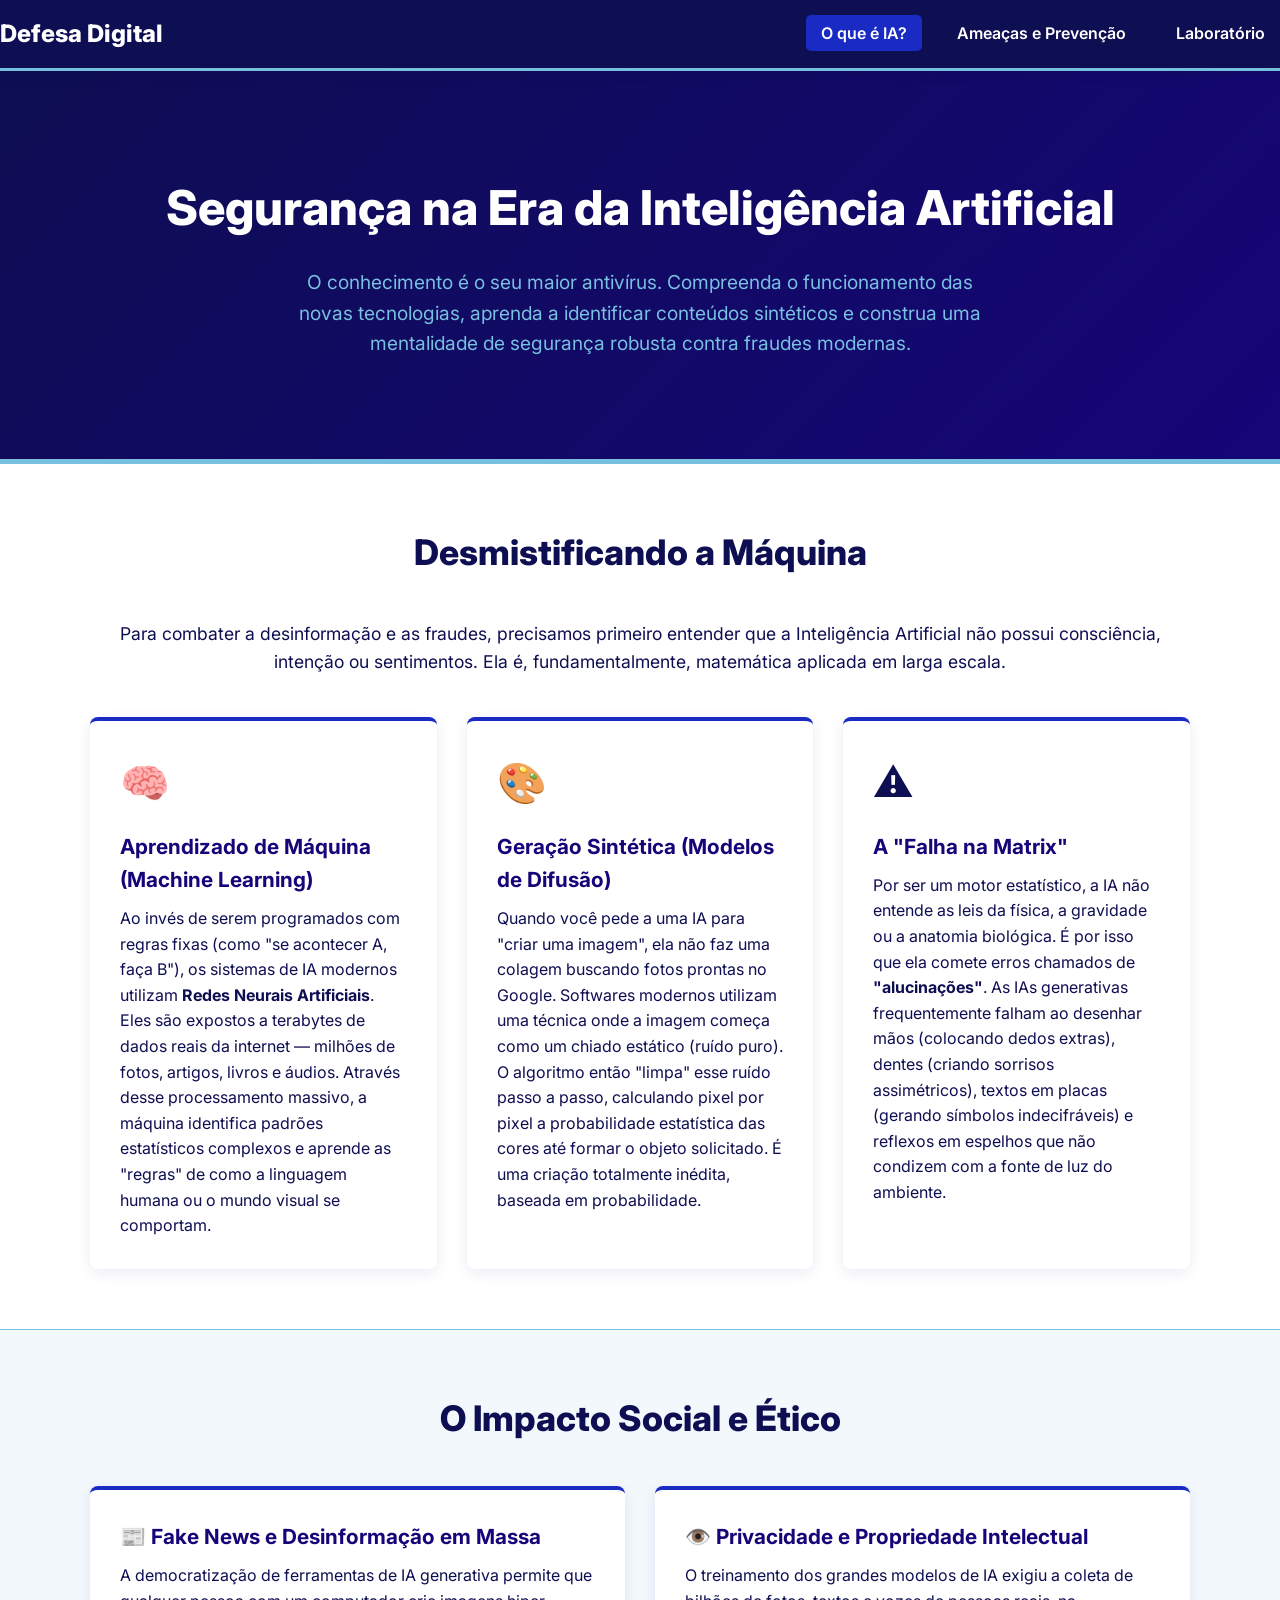
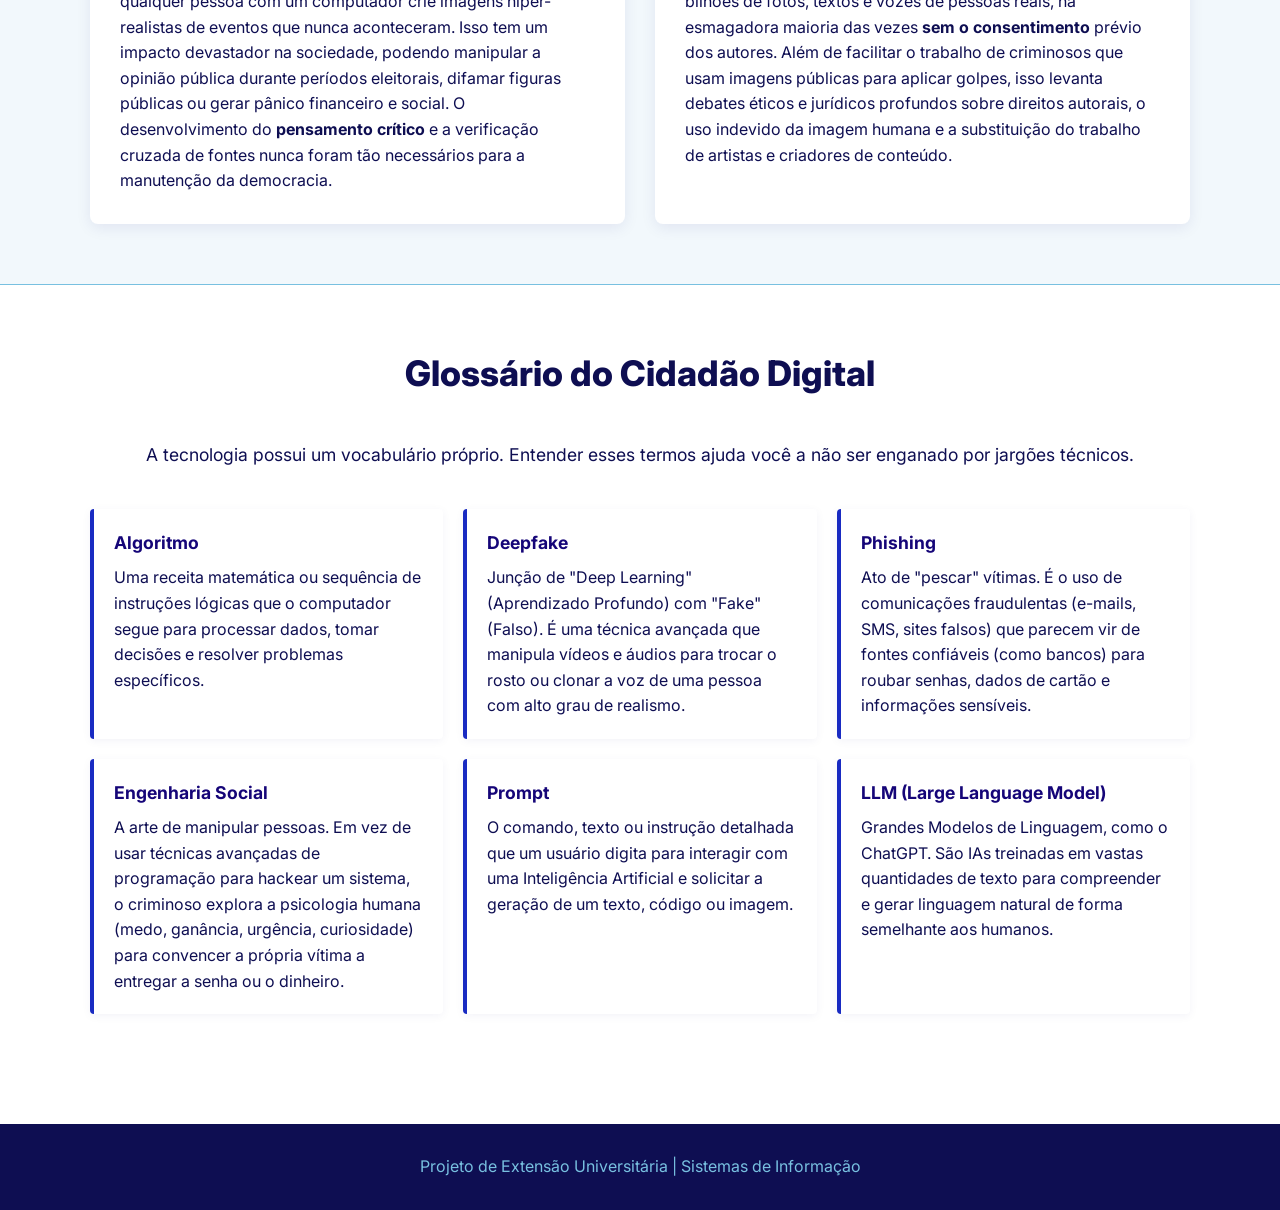
<file: index.html>
<!DOCTYPE html>
<html lang="pt-BR">
<head>
    <meta charset="UTF-8">
    <meta name="viewport" content="width=device-width, initial-scale=1.0">
    <title>Início | Defesa Digital</title>
    <link href="https://fonts.googleapis.com/css2?family=Inter:wght@400;600;800&display=swap" rel="stylesheet">
    <link rel="stylesheet" href="style.css">
</head>
<body>

    <nav>
        <div class="nav-container">
            <div class="logo">Defesa Digital</div>
            <ul class="nav-links">
                <li><a href="index.html" class="active">O que é IA?</a></li>
                <li><a href="ameacas.html">Ameaças e Prevenção</a></li>
                <li><a href="quiz.html">Laboratório</a></li>
            </ul>
        </div>
    </nav>

    <header class="hero">
        <div class="container">
            <h1>Segurança na Era da Inteligência Artificial</h1>
            <p>O conhecimento é o seu maior antivírus. Compreenda o funcionamento das novas tecnologias, aprenda a identificar conteúdos sintéticos e construa uma mentalidade de segurança robusta contra fraudes modernas.</p>
        </div>
    </header>

    <main>
        
        <section class="secao">
            <div class="container">
                <h2 class="titulo-secao">Desmistificando a Máquina</h2>
                <p class="subtitulo">Para combater a desinformação e as fraudes, precisamos primeiro entender que a Inteligência Artificial não possui consciência, intenção ou sentimentos. Ela é, fundamentalmente, matemática aplicada em larga escala.</p>
                
                <div class="grid-3">
                    <div class="card">
                        <div class="icone">🧠</div>
                        <h3>Aprendizado de Máquina (Machine Learning)</h3>
                        <p>Ao invés de serem programados com regras fixas (como "se acontecer A, faça B"), os sistemas de IA modernos utilizam <strong>Redes Neurais Artificiais</strong>. Eles são expostos a terabytes de dados reais da internet — milhões de fotos, artigos, livros e áudios. Através desse processamento massivo, a máquina identifica padrões estatísticos complexos e aprende as "regras" de como a linguagem humana ou o mundo visual se comportam.</p>
                    </div>
                    <div class="card">
                        <div class="icone">🎨</div>
                        <h3>Geração Sintética (Modelos de Difusão)</h3>
                        <p>Quando você pede a uma IA para "criar uma imagem", ela não faz uma colagem buscando fotos prontas no Google. Softwares modernos utilizam uma técnica onde a imagem começa como um chiado estático (ruído puro). O algoritmo então "limpa" esse ruído passo a passo, calculando pixel por pixel a probabilidade estatística das cores até formar o objeto solicitado. É uma criação totalmente inédita, baseada em probabilidade.</p>
                    </div>
                    <div class="card">
                        <div class="icone">⚠️</div>
                        <h3>A "Falha na Matrix"</h3>
                        <p>Por ser um motor estatístico, a IA não entende as leis da física, a gravidade ou a anatomia biológica. É por isso que ela comete erros chamados de <strong>"alucinações"</strong>. As IAs generativas frequentemente falham ao desenhar mãos (colocando dedos extras), dentes (criando sorrisos assimétricos), textos em placas (gerando símbolos indecifráveis) e reflexos em espelhos que não condizem com a fonte de luz do ambiente.</p>
                    </div>
                </div>
            </div>
        </section>

        
        <section class="secao bg-suave">
            <div class="container">
                <h2 class="titulo-secao">O Impacto Social e Ético</h2>
                <div class="grid-2">
                    <div class="card">
                        <h3>📰 Fake News e Desinformação em Massa</h3>
                        <p>A democratização de ferramentas de IA generativa permite que qualquer pessoa com um computador crie imagens hiper-realistas de eventos que nunca aconteceram. Isso tem um impacto devastador na sociedade, podendo manipular a opinião pública durante períodos eleitorais, difamar figuras públicas ou gerar pânico financeiro e social. O desenvolvimento do <strong>pensamento crítico</strong> e a verificação cruzada de fontes nunca foram tão necessários para a manutenção da democracia.</p>
                    </div>
                    <div class="card">
                        <h3>👁️ Privacidade e Propriedade Intelectual</h3>
                        <p>O treinamento dos grandes modelos de IA exigiu a coleta de bilhões de fotos, textos e vozes de pessoas reais, na esmagadora maioria das vezes <strong>sem o consentimento</strong> prévio dos autores. Além de facilitar o trabalho de criminosos que usam imagens públicas para aplicar golpes, isso levanta debates éticos e jurídicos profundos sobre direitos autorais, o uso indevido da imagem humana e a substituição do trabalho de artistas e criadores de conteúdo.</p>
                    </div>
                </div>
            </div>
        </section>

        
        <section class="secao">
            <div class="container">
                <h2 class="titulo-secao">Glossário do Cidadão Digital</h2>
                <p class="subtitulo">A tecnologia possui um vocabulário próprio. Entender esses termos ajuda você a não ser enganado por jargões técnicos.</p>
                <div class="glossario-grid">
                    <div class="glossario-item">
                        <h4>Algoritmo</h4>
                        <p>Uma receita matemática ou sequência de instruções lógicas que o computador segue para processar dados, tomar decisões e resolver problemas específicos.</p>
                    </div>
                    <div class="glossario-item">
                        <h4>Deepfake</h4>
                        <p>Junção de "Deep Learning" (Aprendizado Profundo) com "Fake" (Falso). É uma técnica avançada que manipula vídeos e áudios para trocar o rosto ou clonar a voz de uma pessoa com alto grau de realismo.</p>
                    </div>
                    <div class="glossario-item">
                        <h4>Phishing</h4>
                        <p>Ato de "pescar" vítimas. É o uso de comunicações fraudulentas (e-mails, SMS, sites falsos) que parecem vir de fontes confiáveis (como bancos) para roubar senhas, dados de cartão e informações sensíveis.</p>
                    </div>
                    <div class="glossario-item">
                        <h4>Engenharia Social</h4>
                        <p>A arte de manipular pessoas. Em vez de usar técnicas avançadas de programação para hackear um sistema, o criminoso explora a psicologia humana (medo, ganância, urgência, curiosidade) para convencer a própria vítima a entregar a senha ou o dinheiro.</p>
                    </div>
                    <div class="glossario-item">
                        <h4>Prompt</h4>
                        <p>O comando, texto ou instrução detalhada que um usuário digita para interagir com uma Inteligência Artificial e solicitar a geração de um texto, código ou imagem.</p>
                    </div>
                    <div class="glossario-item">
                        <h4>LLM (Large Language Model)</h4>
                        <p>Grandes Modelos de Linguagem, como o ChatGPT. São IAs treinadas em vastas quantidades de texto para compreender e gerar linguagem natural de forma semelhante aos humanos.</p>
                    </div>
                </div>
            </div>
        </section>
    </main>

    <footer>
        <p>Projeto de Extensão Universitária | Sistemas de Informação</p>
    </footer>
</body>
</html>
</file>
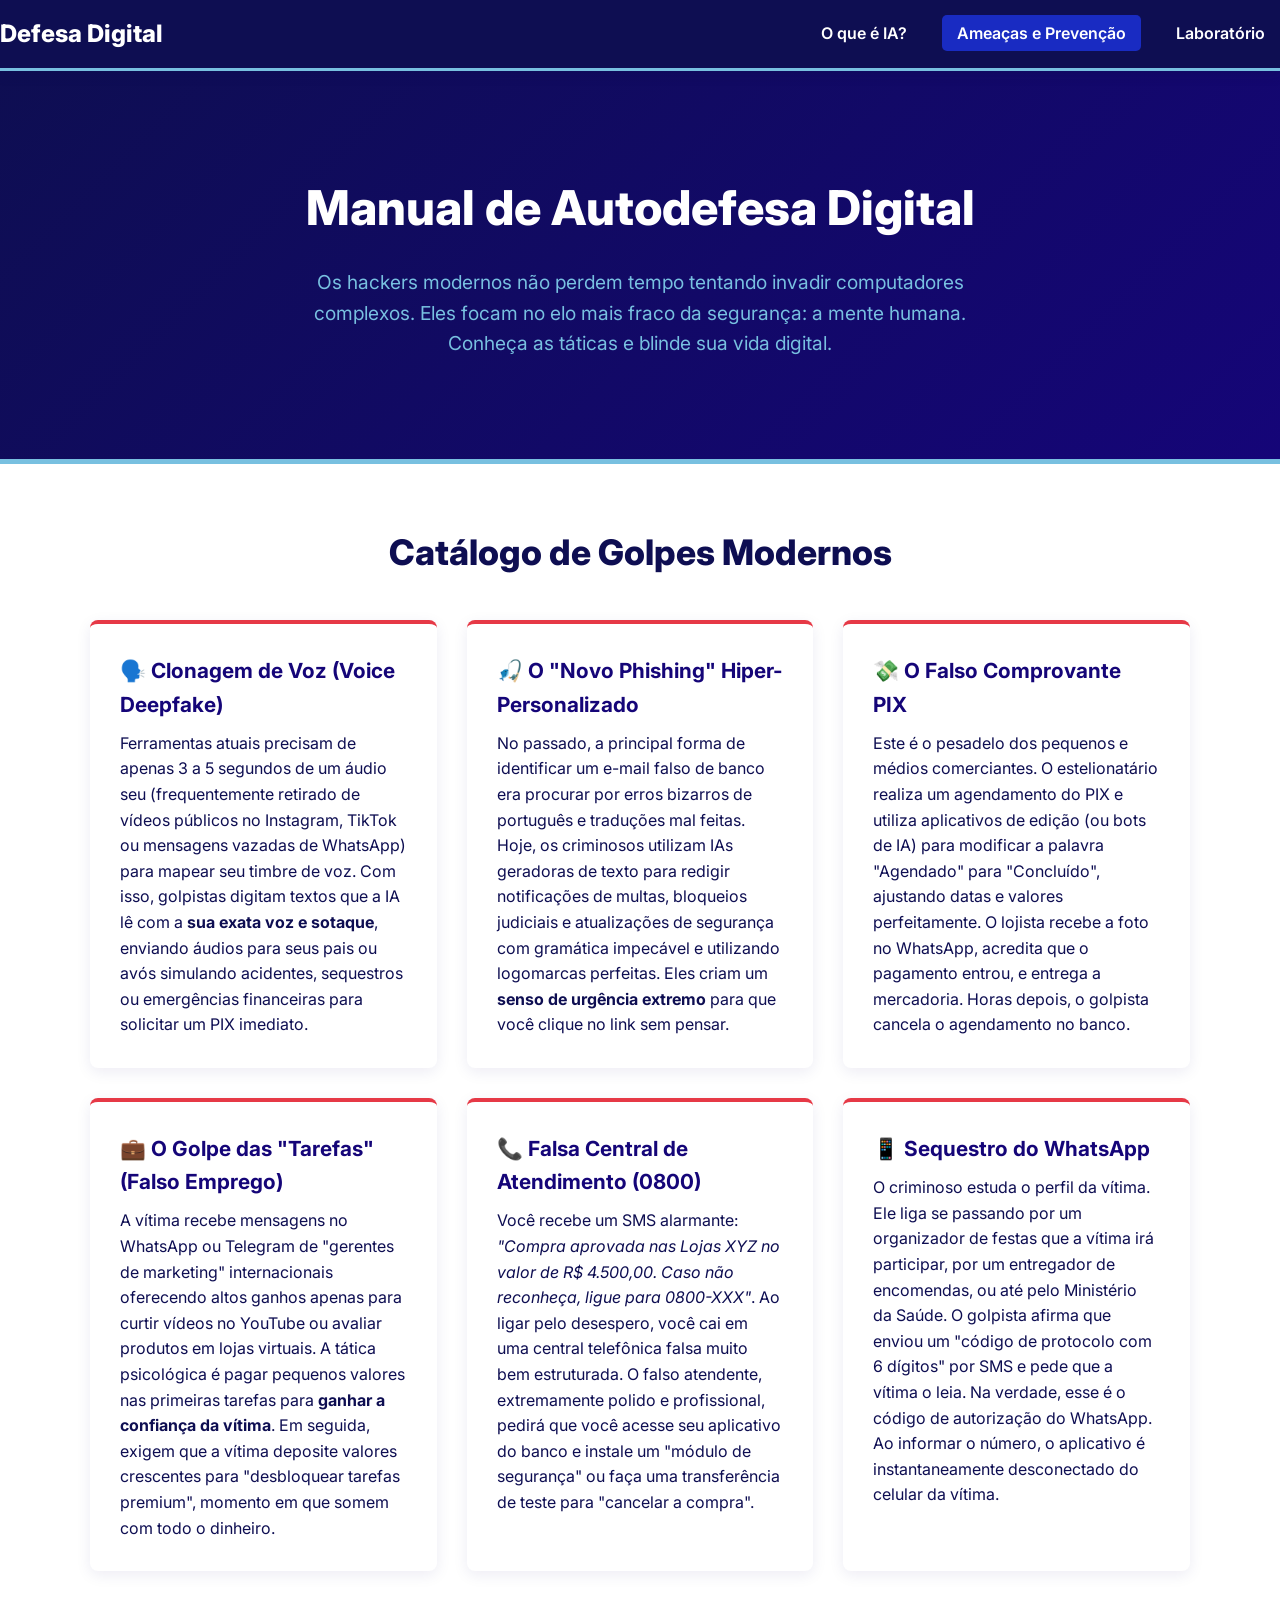
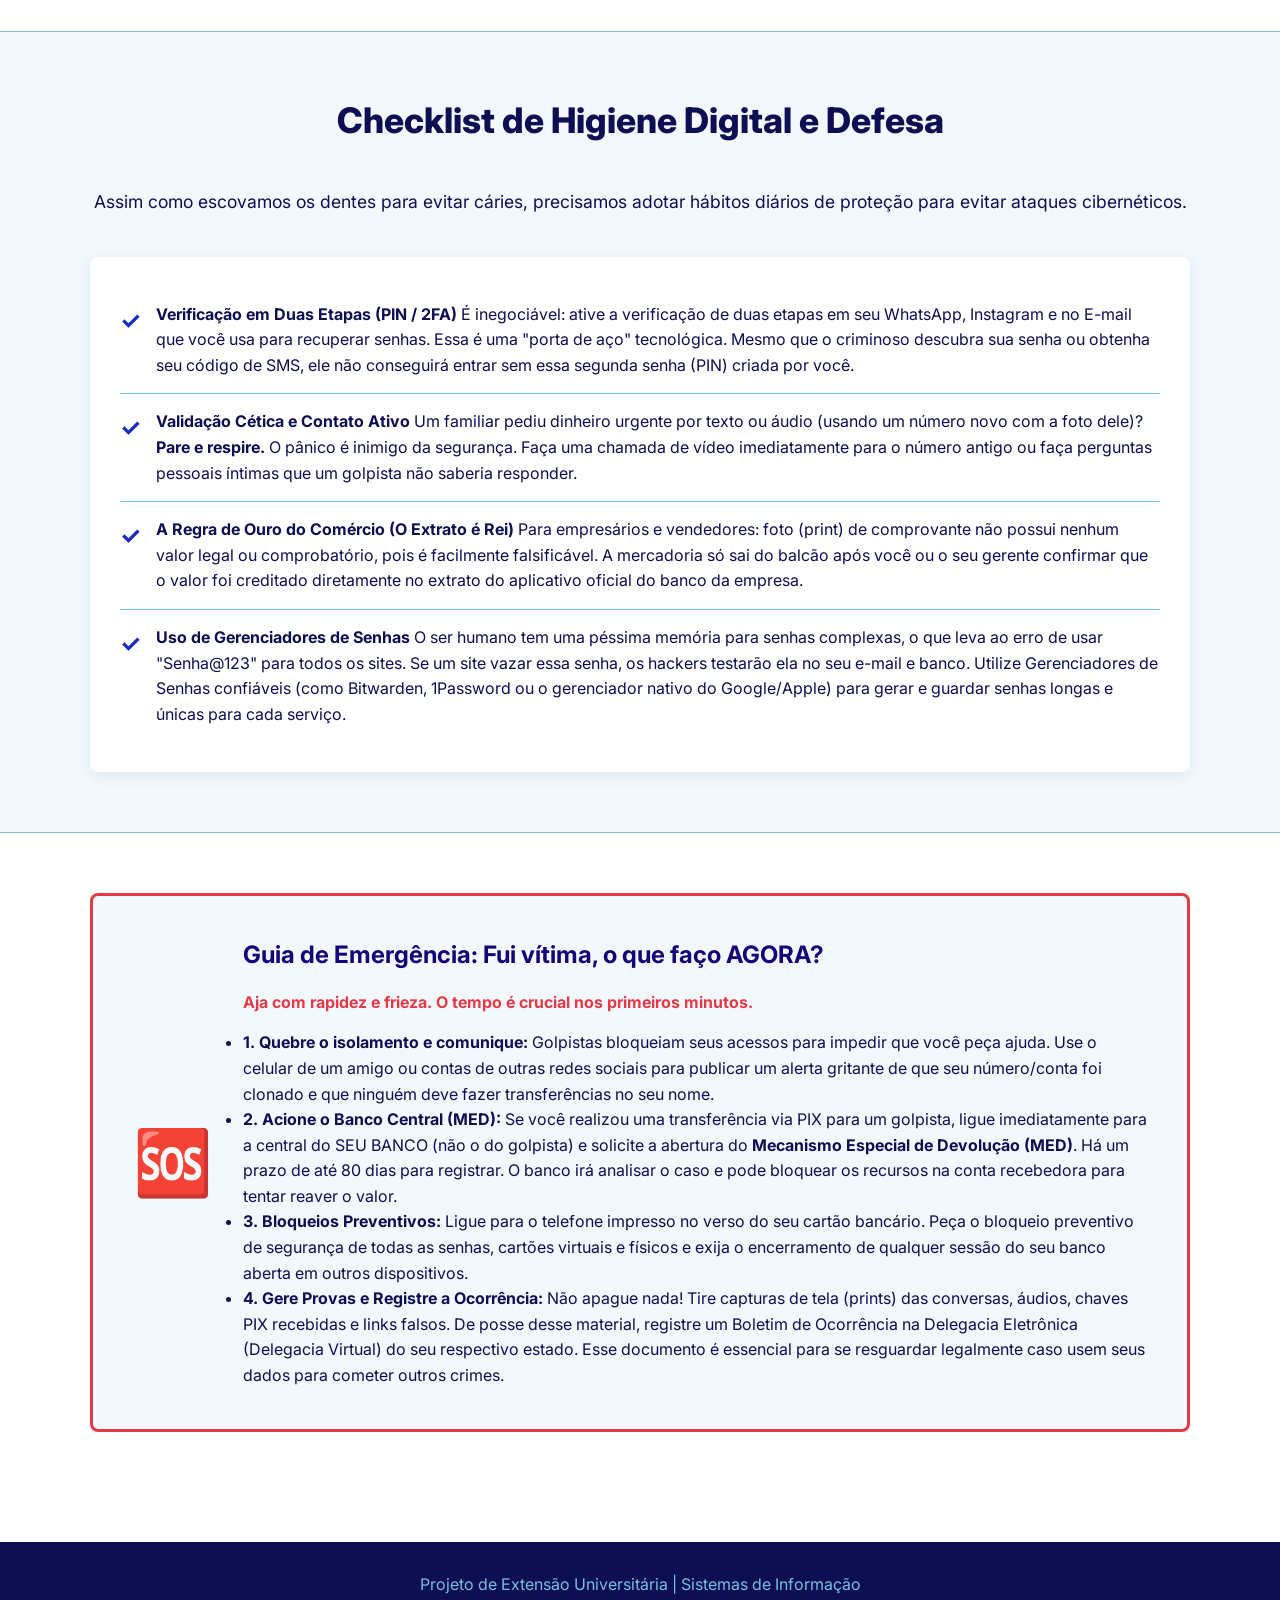
<file: ameacas.html>
<!DOCTYPE html>
<html lang="pt-BR">
<head>
    <meta charset="UTF-8">
    <meta name="viewport" content="width=device-width, initial-scale=1.0">
    <title>Ameaças e Prevenção | Defesa Digital</title>
    <link href="https://fonts.googleapis.com/css2?family=Inter:wght@400;600;800&display=swap" rel="stylesheet">
    <link rel="stylesheet" href="style.css">
</head>
<body>

    <nav>
        <div class="nav-container">
            <div class="logo">Defesa Digital</div>
            <ul class="nav-links">
                <li><a href="index.html">O que é IA?</a></li>
                <li><a href="ameacas.html" class="active">Ameaças e Prevenção</a></li>
                <li><a href="quiz.html">Laboratório</a></li>
            </ul>
        </div>
    </nav>

    <header class="hero">
        <div class="container">
            <h1>Manual de Autodefesa Digital</h1>
            <p>Os hackers modernos não perdem tempo tentando invadir computadores complexos. Eles focam no elo mais fraco da segurança: a mente humana. Conheça as táticas e blinde sua vida digital.</p>
        </div>
    </header>

    <main>
        
        <section class="secao">
            <div class="container">
                <h2 class="titulo-secao">Catálogo de Golpes Modernos</h2>
                <div class="grid-3">
                    <div class="card card-alerta">
                        <h3>🗣️ Clonagem de Voz (Voice Deepfake)</h3>
                        <p>Ferramentas atuais precisam de apenas 3 a 5 segundos de um áudio seu (frequentemente retirado de vídeos públicos no Instagram, TikTok ou mensagens vazadas de WhatsApp) para mapear seu timbre de voz. Com isso, golpistas digitam textos que a IA lê com a <strong>sua exata voz e sotaque</strong>, enviando áudios para seus pais ou avós simulando acidentes, sequestros ou emergências financeiras para solicitar um PIX imediato.</p>
                    </div>
                    <div class="card card-alerta">
                        <h3>🎣 O "Novo Phishing" Hiper-Personalizado</h3>
                        <p>No passado, a principal forma de identificar um e-mail falso de banco era procurar por erros bizarros de português e traduções mal feitas. Hoje, os criminosos utilizam IAs geradoras de texto para redigir notificações de multas, bloqueios judiciais e atualizações de segurança com gramática impecável e utilizando logomarcas perfeitas. Eles criam um <strong>senso de urgência extremo</strong> para que você clique no link sem pensar.</p>
                    </div>
                    <div class="card card-alerta">
                        <h3>💸 O Falso Comprovante PIX</h3>
                        <p>Este é o pesadelo dos pequenos e médios comerciantes. O estelionatário realiza um agendamento do PIX e utiliza aplicativos de edição (ou bots de IA) para modificar a palavra "Agendado" para "Concluído", ajustando datas e valores perfeitamente. O lojista recebe a foto no WhatsApp, acredita que o pagamento entrou, e entrega a mercadoria. Horas depois, o golpista cancela o agendamento no banco.</p>
                    </div>
                    <div class="card card-alerta">
                        <h3>💼 O Golpe das "Tarefas" (Falso Emprego)</h3>
                        <p>A vítima recebe mensagens no WhatsApp ou Telegram de "gerentes de marketing" internacionais oferecendo altos ganhos apenas para curtir vídeos no YouTube ou avaliar produtos em lojas virtuais. A tática psicológica é pagar pequenos valores nas primeiras tarefas para <strong>ganhar a confiança da vítima</strong>. Em seguida, exigem que a vítima deposite valores crescentes para "desbloquear tarefas premium", momento em que somem com todo o dinheiro.</p>
                    </div>
                    <div class="card card-alerta">
                        <h3>📞 Falsa Central de Atendimento (0800)</h3>
                        <p>Você recebe um SMS alarmante: <em>"Compra aprovada nas Lojas XYZ no valor de R$ 4.500,00. Caso não reconheça, ligue para 0800-XXX"</em>. Ao ligar pelo desespero, você cai em uma central telefônica falsa muito bem estruturada. O falso atendente, extremamente polido e profissional, pedirá que você acesse seu aplicativo do banco e instale um "módulo de segurança" ou faça uma transferência de teste para "cancelar a compra".</p>
                    </div>
                    <div class="card card-alerta">
                        <h3>📱 Sequestro do WhatsApp</h3>
                        <p>O criminoso estuda o perfil da vítima. Ele liga se passando por um organizador de festas que a vítima irá participar, por um entregador de encomendas, ou até pelo Ministério da Saúde. O golpista afirma que enviou um "código de protocolo com 6 dígitos" por SMS e pede que a vítima o leia. Na verdade, esse é o código de autorização do WhatsApp. Ao informar o número, o aplicativo é instantaneamente desconectado do celular da vítima.</p>
                    </div>
                </div>
            </div>
        </section>

        
        <section class="secao bg-suave">
            <div class="container">
                <h2 class="titulo-secao">Checklist de Higiene Digital e Defesa</h2>
                <p class="subtitulo">Assim como escovamos os dentes para evitar cáries, precisamos adotar hábitos diários de proteção para evitar ataques cibernéticos.</p>
                <div class="checklist-box">
                    <ul class="checklist-lista">
                        <li>
                            <div class="checklist-icone">✓</div>
                            <div class="checklist-texto">
                                <strong>Verificação em Duas Etapas (PIN / 2FA)</strong>
                                É inegociável: ative a verificação de duas etapas em seu WhatsApp, Instagram e no E-mail que você usa para recuperar senhas. Essa é uma "porta de aço" tecnológica. Mesmo que o criminoso descubra sua senha ou obtenha seu código de SMS, ele não conseguirá entrar sem essa segunda senha (PIN) criada por você.
                            </div>
                        </li>
                        <li>
                            <div class="checklist-icone">✓</div>
                            <div class="checklist-texto">
                                <strong>Validação Cética e Contato Ativo</strong>
                                Um familiar pediu dinheiro urgente por texto ou áudio (usando um número novo com a foto dele)? <strong>Pare e respire.</strong> O pânico é inimigo da segurança. Faça uma chamada de vídeo imediatamente para o número antigo ou faça perguntas pessoais íntimas que um golpista não saberia responder.
                            </div>
                        </li>
                        <li>
                            <div class="checklist-icone">✓</div>
                            <div class="checklist-texto">
                                <strong>A Regra de Ouro do Comércio (O Extrato é Rei)</strong>
                                Para empresários e vendedores: foto (print) de comprovante não possui nenhum valor legal ou comprobatório, pois é facilmente falsificável. A mercadoria só sai do balcão após você ou o seu gerente confirmar que o valor foi creditado diretamente no extrato do aplicativo oficial do banco da empresa.
                            </div>
                        </li>
                        <li>
                            <div class="checklist-icone">✓</div>
                            <div class="checklist-texto">
                                <strong>Uso de Gerenciadores de Senhas</strong>
                                O ser humano tem uma péssima memória para senhas complexas, o que leva ao erro de usar "Senha@123" para todos os sites. Se um site vazar essa senha, os hackers testarão ela no seu e-mail e banco. Utilize Gerenciadores de Senhas confiáveis (como Bitwarden, 1Password ou o gerenciador nativo do Google/Apple) para gerar e guardar senhas longas e únicas para cada serviço.
                            </div>
                        </li>
                    </ul>
                </div>
            </div>
        </section>

        
        <section class="secao">
            <div class="container">
                <div class="sos-box">
                    <div class="sos-icone">🆘</div>
                    <div class="sos-texto">
                        <h3>Guia de Emergência: Fui vítima, o que faço AGORA?</h3>
                        <p style="margin-bottom: 15px; font-weight: bold; color: var(--cor-alerta);">Aja com rapidez e frieza. O tempo é crucial nos primeiros minutos.</p>
                        <ul>
                            <li><strong>1. Quebre o isolamento e comunique:</strong> Golpistas bloqueiam seus acessos para impedir que você peça ajuda. Use o celular de um amigo ou contas de outras redes sociais para publicar um alerta gritante de que seu número/conta foi clonado e que ninguém deve fazer transferências no seu nome.</li>
                            <li><strong>2. Acione o Banco Central (MED):</strong> Se você realizou uma transferência via PIX para um golpista, ligue imediatamente para a central do SEU BANCO (não o do golpista) e solicite a abertura do <strong>Mecanismo Especial de Devolução (MED)</strong>. Há um prazo de até 80 dias para registrar. O banco irá analisar o caso e pode bloquear os recursos na conta recebedora para tentar reaver o valor.</li>
                            <li><strong>3. Bloqueios Preventivos:</strong> Ligue para o telefone impresso no verso do seu cartão bancário. Peça o bloqueio preventivo de segurança de todas as senhas, cartões virtuais e físicos e exija o encerramento de qualquer sessão do seu banco aberta em outros dispositivos.</li>
                            <li><strong>4. Gere Provas e Registre a Ocorrência:</strong> Não apague nada! Tire capturas de tela (prints) das conversas, áudios, chaves PIX recebidas e links falsos. De posse desse material, registre um Boletim de Ocorrência na Delegacia Eletrônica (Delegacia Virtual) do seu respectivo estado. Esse documento é essencial para se resguardar legalmente caso usem seus dados para cometer outros crimes.</li>
                        </ul>
                    </div>
                </div>
            </div>
        </section>
    </main>

    <footer>
        <p>Projeto de Extensão Universitária | Sistemas de Informação</p>
    </footer>
</body>
</html>
</file>
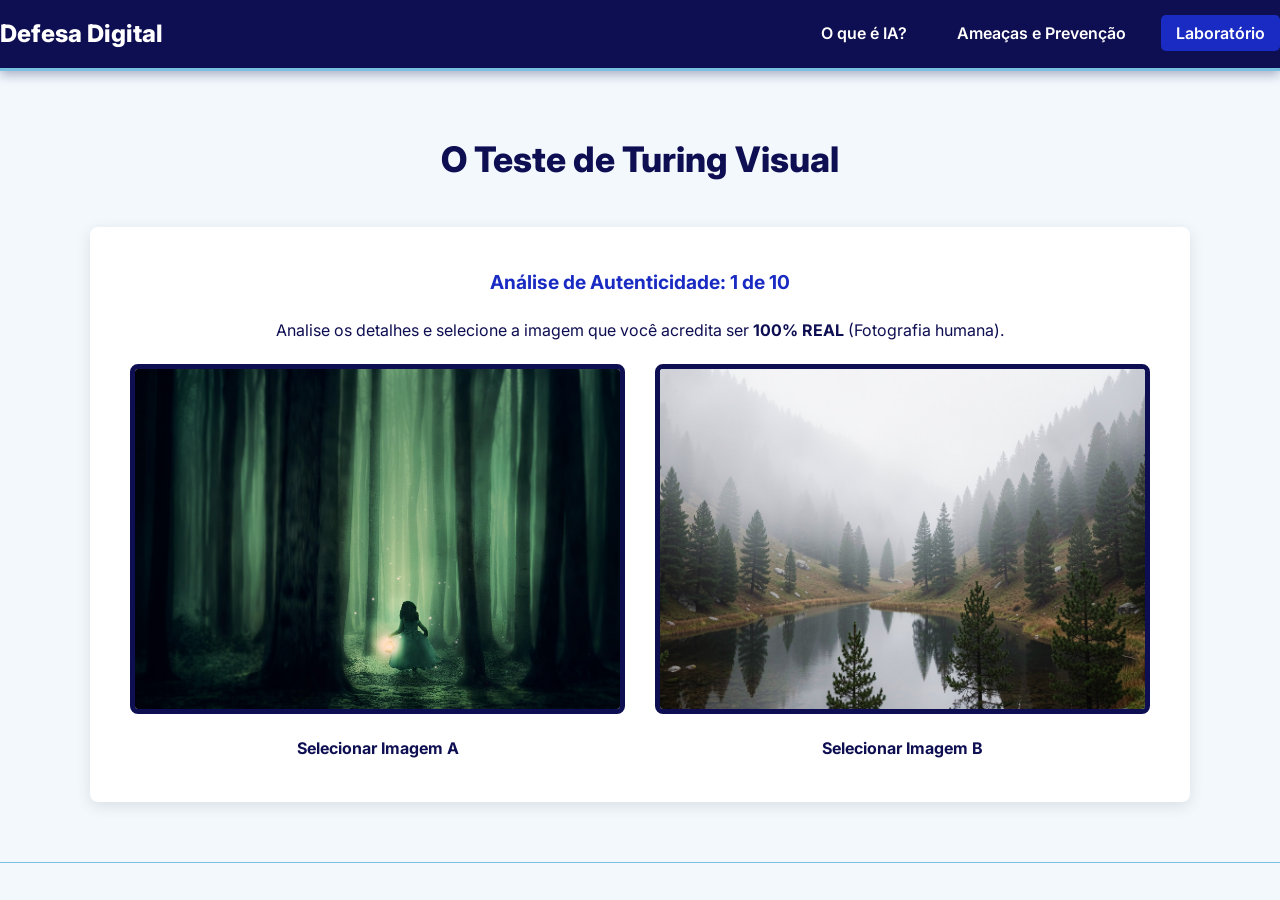
<file: quiz.html>
<!DOCTYPE html>
<html lang="pt-BR">
<head>
    <meta charset="UTF-8">
    <meta name="viewport" content="width=device-width, initial-scale=1.0">
    <title>Laboratório | Defesa Digital</title>
    <link href="https://fonts.googleapis.com/css2?family=Inter:wght@400;600;800&display=swap" rel="stylesheet">
    <link rel="stylesheet" href="style.css">
</head>
<body class="bg-suave">

    <nav>
        <div class="nav-container">
            <div class="logo">Defesa Digital</div>
            <ul class="nav-links">
                <li><a href="index.html">O que é IA?</a></li>
                <li><a href="ameacas.html">Ameaças e Prevenção</a></li>
                <li><a href="quiz.html" class="active">Laboratório</a></li>
            </ul>
        </div>
    </nav>

    <main class="secao">
        <div class="container">
            <h2 class="titulo-secao">O Teste de Turing Visual</h2>
            
            
            <div id="aviso-js" style="background: #9b1d20; color: white; padding: 20px; text-align: center; border-radius: 8px; margin-bottom: 20px; font-weight: bold;">
                ⚠️ ERRO: O arquivo "script.js" não foi carregado! Verifique se ele está na mesma pasta e se o nome está correto.
            </div>

            
            <div id="area-quiz" class="quiz-container oculto">
                <div id="progresso-quiz" class="progresso-texto">Iniciando...</div>
                
                <p style="text-align: center; margin-bottom: 20px;">Analise os detalhes e selecione a imagem que você acredita ser <strong>100% REAL</strong> (Fotografia humana).</p>

                <div class="grid-imagens">
                    <div class="imagem-opcao" onclick="verificarResposta('A')">
                        <img id="img-A" src="" alt="Opção A">
                        <div class="imagem-label">Selecionar Imagem A</div>
                    </div>
                    <div class="imagem-opcao" onclick="verificarResposta('B')">
                        <img id="img-B" src="" alt="Opção B">
                        <div class="imagem-label">Selecionar Imagem B</div>
                    </div>
                </div>

                <div id="feedback-caixa" class="feedback oculto">
                    <h3 id="feedback-titulo"></h3>
                    <p id="feedback-texto"></p>
                    <button id="btn-proximo" class="btn btn-primario" onclick="proximaRodada()">Avançar</button>
                </div>
            </div>

            
            <div id="area-resultado" class="quiz-container oculto" style="text-align: center;">
                <h2>Análise Concluída</h2>
                <p class="pontuacao-texto">Índice de Precisão: <strong id="pontuacao-final">0</strong> / 10</p>
                <p id="mensagem-resultado" style="margin: 20px 0; font-size: 1.1rem; color: var(--cor-texto);"></p>
                <button class="btn btn-primario" onclick="window.location.reload()">Refazer Teste</button>
            </div>
        </div>
    </main>

    
    <script src="script.js"></script>
</body>
</html>
</file>
<file: style.css>
/* ======================================================
   PALETA DE CORES (BLUE TECH / CIBERSEGURANÇA)
   ====================================================== */
:root {
    --sky-blue-light: #78c0e0;
    --blue-bell: #449dd1;
    --persian-blue: #192bc2;
    --navy: #150578;
    --deep-twilight: #0e0e52;

    --cor-primaria: var(--deep-twilight);
    --cor-secundaria: var(--persian-blue);
    --cor-destaque: var(--blue-bell);
    --cor-texto: var(--deep-twilight);
    --cor-fundo: #ffffff;
    --cor-fundo-alt: #f2f8fc;
    --cor-sucesso: #2a9d8f;
    --cor-alerta: #e63946;
}

* { margin: 0; padding: 0; box-sizing: border-box; scroll-behavior: smooth; }

body {
    font-family: 'Inter', sans-serif;
    background-color: var(--cor-fundo);
    color: var(--cor-texto);
    line-height: 1.6;
    padding-top: 70px;
}

/* ======================================================
   ESTRUTURAS GERAIS E GRIDS (MOBILE FIRST)
   ====================================================== */
.container { width: 90%; max-width: 1100px; margin: 0 auto; }
.secao { padding: 60px 0; }
.bg-suave { background-color: var(--cor-fundo-alt); border-top: 1px solid var(--sky-blue-light); border-bottom: 1px solid var(--sky-blue-light); }

.grid-3 { display: grid; grid-template-columns: repeat(auto-fit, minmax(280px, 1fr)); gap: 30px; }
.grid-2 { display: grid; grid-template-columns: repeat(auto-fit, minmax(280px, 1fr)); gap: 30px; }

/* ======================================================
   NAVEGAÇÃO
   ====================================================== */
nav {
    background-color: var(--cor-primaria);
    position: fixed; width: 100%; top: 0; z-index: 1000;
    box-shadow: 0 4px 10px rgba(14, 14, 82, 0.3);
    border-bottom: 3px solid var(--sky-blue-light);
}
.nav-container { display: flex; justify-content: space-between; align-items: center; padding: 15px 0; }
.logo { color: #ffffff; font-weight: 800; font-size: 1.5rem; }
.nav-links { display: flex; list-style: none; gap: 20px; }
.nav-links a { color: #ffffff; text-decoration: none; font-weight: 600; padding: 8px 15px; border-radius: 5px; transition: 0.3s; }
.nav-links a:hover, .nav-links a.active { background-color: var(--cor-secundaria); }

/* ======================================================
   HERO E TÍTULOS
   ====================================================== */
.hero {
    background: linear-gradient(135deg, var(--deep-twilight), var(--navy));
    color: #ffffff; padding: 100px 0; text-align: center;
    border-bottom: 5px solid var(--sky-blue-light);
}
.hero h1 { font-size: 3rem; margin-bottom: 20px; font-weight: 800; }
.hero p { font-size: 1.2rem; max-width: 700px; margin: 0 auto; color: var(--sky-blue-light); }

.titulo-secao { text-align: center; color: var(--cor-primaria); font-size: 2.2rem; margin-bottom: 40px; font-weight: 800; }
.subtitulo { text-align: center; font-size: 1.1rem; margin-bottom: 40px; }

/* ======================================================
   CARTÕES E LISTAS
   ====================================================== */
.card {
    background-color: var(--cor-fundo); padding: 30px; border-radius: 8px;
    box-shadow: 0 4px 15px rgba(21, 5, 120, 0.08);
    border-top: 4px solid var(--cor-secundaria); transition: 0.3s;
}
.card:hover { transform: translateY(-5px); }
.icone { font-size: 2.5rem; margin-bottom: 15px; }
.card h3 { color: var(--navy); margin-bottom: 10px; font-size: 1.3rem; }
.card-alerta { border-top-color: var(--cor-alerta); }

.glossario-grid { display: grid; grid-template-columns: repeat(auto-fit, minmax(280px, 1fr)); gap: 20px; }
.glossario-item {
    background-color: var(--cor-fundo); padding: 20px;
    border-left: 4px solid var(--cor-secundaria); border-radius: 4px;
    box-shadow: 0 2px 10px rgba(21, 5, 120, 0.05);
}
.glossario-item h4 { color: var(--navy); font-size: 1.1rem; margin-bottom: 8px; }

.checklist-box { background-color: var(--cor-fundo); padding: 30px; border-radius: 8px; box-shadow: 0 4px 15px rgba(21, 5, 120, 0.08); }
.checklist-lista { list-style: none; }
.checklist-lista li { padding: 15px 0; border-bottom: 1px solid var(--sky-blue-light); display: flex; align-items: flex-start; gap: 15px; }
.checklist-lista li:last-child { border-bottom: none; }
.checklist-icone { color: var(--cor-secundaria); font-size: 1.5rem; font-weight: bold; }

.sos-box {
    background-color: var(--cor-fundo-alt); border: 3px solid var(--cor-alerta);
    padding: 40px; border-radius: 8px; display: flex; gap: 30px; align-items: center;
}
.sos-icone { font-size: 4rem; }
.sos-texto h3 { color: var(--navy); margin-bottom: 15px; font-size: 1.5rem; }

/* ======================================================
   QUIZ E BOTÕES
   ====================================================== */
.quiz-container { background: var(--cor-fundo); padding: 40px; border-radius: 8px; box-shadow: 0 4px 15px rgba(0,0,0,0.1); }
.progresso-texto { font-weight: bold; color: var(--cor-secundaria); margin-bottom: 20px; text-align: center; font-size: 1.2rem; }
.grid-imagens { display: flex; justify-content: center; gap: 30px; flex-wrap: wrap; }
.imagem-opcao { flex: 1; min-width: 250px; cursor: pointer; text-align: center; }
.imagem-opcao img {
    width: 100%; height: 350px; object-fit: cover; border-radius: 8px;
    border: 5px solid var(--sky-blue-light); transition: 0.3s;
}
.imagem-opcao:hover img { border-color: var(--cor-secundaria); transform: scale(1.02); }
.imagem-label { margin-top: 15px; font-weight: bold; color: var(--cor-primaria); }

.feedback { margin-top: 30px; padding: 25px; border-radius: 8px; }
.feedback.acerto { background-color: #eaf6f4; border: 2px solid var(--cor-sucesso); color: var(--cor-sucesso); }
.feedback.erro { background-color: #fcebeb; border: 2px solid var(--cor-alerta); color: var(--cor-alerta); }
.pontuacao-texto { font-size: 1.8rem; color: var(--navy); }
#pontuacao-final { color: var(--cor-secundaria); font-size: 2.8rem; font-weight: bold; }

.btn { 
    display: inline-block; padding: 12px 30px; border-radius: 5px; 
    font-weight: bold; cursor: pointer; border: none; font-size: 1rem; 
    transition: 0.3s; text-decoration: none;
}
.btn-primario { background-color: var(--cor-secundaria); color: #ffffff; margin-top: 15px; }
.btn-primario:hover { background-color: var(--navy); color: #ffffff; }
.oculto { display: none !important; }

footer { background-color: var(--cor-primaria); color: var(--sky-blue-light); text-align: center; padding: 30px; margin-top: 50px; }

/* ======================================================
   OTIMIZAÇÃO PARA DISPOSITIVOS MÓVEIS (SMARTPHONES)
   ====================================================== */
@media (max-width: 768px) {
    /* Navegação */
    body { padding-top: 120px; }
    .nav-container { flex-direction: column; gap: 10px; padding: 15px 0 10px 0; }
    .nav-links { flex-wrap: wrap; justify-content: center; gap: 10px; }
    .nav-links a { padding: 6px 12px; font-size: 0.9rem; text-align: center; }

    /* Cabeçalho */
    .hero { padding: 60px 0; }
    .hero h1 { font-size: 2rem; }
    .hero p { font-size: 1rem; }

    /* Espaçamentos e Grids */
    .secao { padding: 40px 0; }
    .titulo-secao { font-size: 1.8rem; margin-bottom: 25px; }
    .grid-3, .grid-2, .glossario-grid { grid-template-columns: 1fr; }

    /* SOS Box */
    .sos-box { flex-direction: column; text-align: center; padding: 25px; }
    .sos-icone { font-size: 3.5rem; margin-bottom: 0; }

    /* ==========================================
       QUIZ MOBILE: IMAGENS LADO A LADO (GRID)
       ========================================== */
    .quiz-container { 
        padding
</file>
